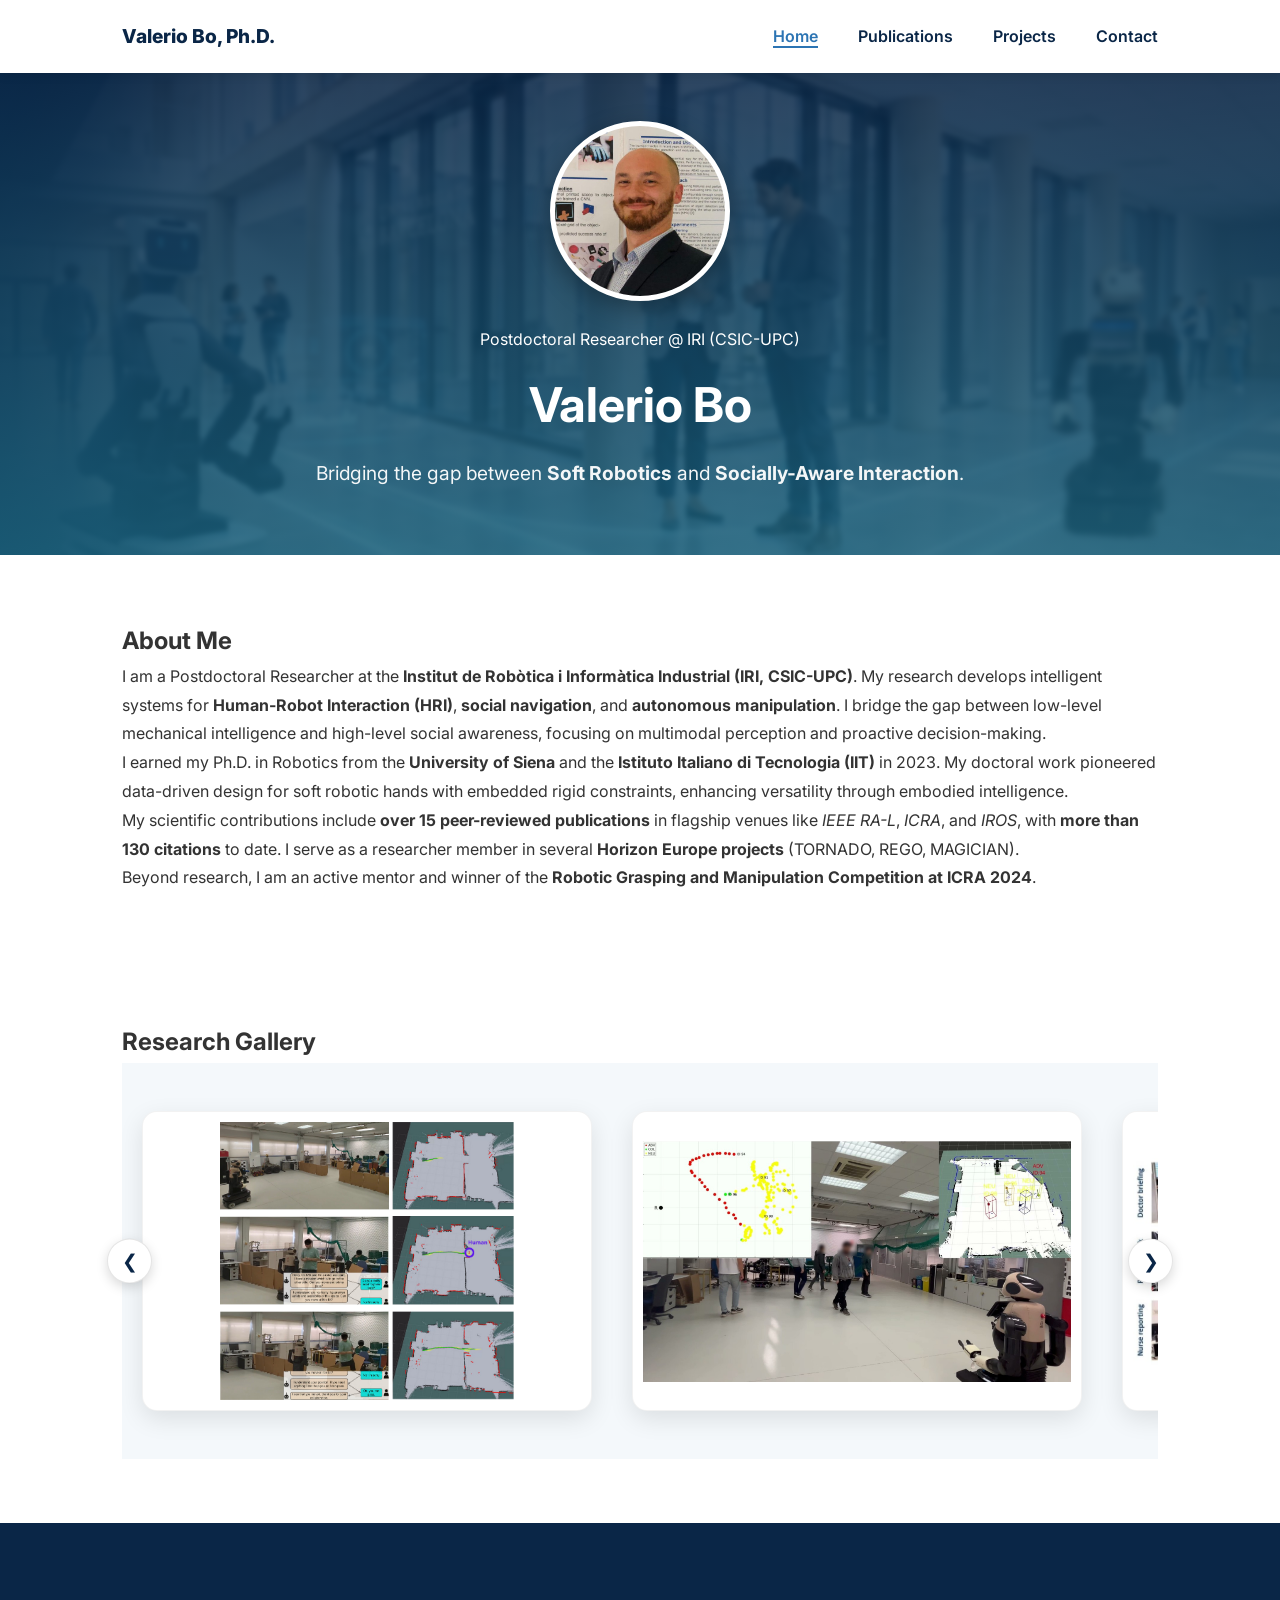
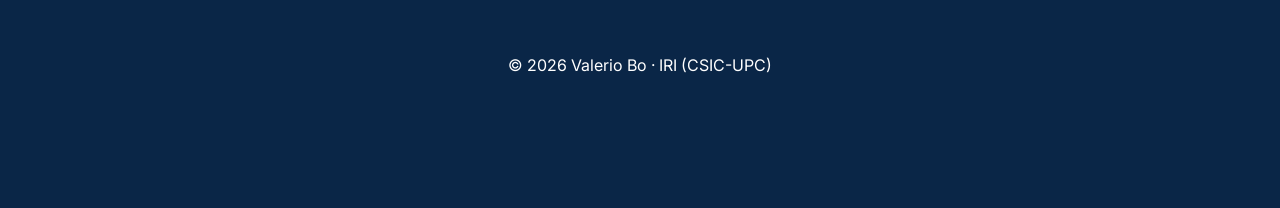
<file: index.html>
<!DOCTYPE html>
<html lang="en">
<head>
  <meta charset="UTF-8" />
  <meta name="viewport" content="width=device-width, initial-scale=1.0" />
  <title>Valerio Bo, Ph.D. | Robotics Researcher</title>
  <link href="https://fonts.googleapis.com/css2?family=Inter:wght@300;400;500;600;700;800&display=swap" rel="stylesheet">
  <link rel="stylesheet" href="style.css">
</head>
<body>

  <nav>
    <div class="nav-inner">
      <div class="logo-wrap"><span class="logo-text">Valerio Bo, Ph.D.</span></div>
      <ul>
        <li><a href="index.html" class="active">Home</a></li>
        <li><a href="publications.html">Publications</a></li>
        <li><a href="projects.html">Projects</a></li>
        <li><a href="contact.html">Contact</a></li>
      </ul>
    </div>
  </nav>

  <header class="hero-header" style="background: linear-gradient(rgba(10, 38, 71, 0.85), rgba(26, 95, 122, 0.85)), url('hero-bg.jpg') no-repeat center center / cover;">
    <div class="hero">
      <div class="profile-placeholder">
        <img src="valerio-bo.jpg" alt="Valerio Bo" class="profile-image">
      </div>
      <span class="hero-badge">Postdoctoral Researcher @ IRI (CSIC-UPC)</span>
      <h1>Valerio Bo</h1>
      <p class="subtitle">
        Bridging the gap between <strong>Soft Robotics</strong> and <strong>Socially-Aware Interaction</strong>.
      </p>
    </div>
  </header>

  <section>
    <div class="container">
      <div class="section-header"><h2>About Me</h2></div>
      <div class="card-panel lead">
        <p>
          I am a Postdoctoral Researcher at the <strong>Institut de Robòtica i Informàtica Industrial (IRI, CSIC-UPC)</strong>. My research develops intelligent systems for <strong>Human-Robot Interaction (HRI)</strong>, <strong>social navigation</strong>, and <strong>autonomous manipulation</strong>. I bridge the gap between low-level mechanical intelligence and high-level social awareness, focusing on multimodal perception and proactive decision-making.
        </p>
        
        <p>
          I earned my Ph.D. in Robotics from the <strong>University of Siena</strong> and the <strong>Istituto Italiano di Tecnologia (IIT)</strong> in 2023. My doctoral work pioneered data-driven design for soft robotic hands with embedded rigid constraints, enhancing versatility through embodied intelligence.
        </p>

        <p>
          My scientific contributions include <strong>over 15 peer-reviewed publications</strong> in flagship venues like <em>IEEE RA-L</em>, <em>ICRA</em>, and <em>IROS</em>, with <strong>more than 130 citations</strong> to date. I serve as a researcher member in several <strong>Horizon Europe projects</strong> (TORNADO, REGO, MAGICIAN).
        </p>

        <p>
          Beyond research, I am an active mentor and winner of the <strong>Robotic Grasping and Manipulation Competition at ICRA 2024</strong>.
        </p>
      </div>
    </div>
  </section>

  <section class="section-light">
    <div class="container">
      <div class="section-header"><h2>Research Gallery</h2></div>
      
      <!-- Wrap the slider and add navigation controls -->
      <div class="slider-wrapper">
        <button class="nav-btn prev-btn" id="prevBtn" aria-label="Previous slide">❮</button>
        
        <div class="slider-container">
          <div class="slider-track">
            <div class="slide"><img src="project3.jpg" alt="Social Navigation"></div>
            <div class="slide"><img src="project4.jpg" alt="Intention Recognition"></div>
            <div class="slide"><img src="project6.jpg" alt="Robot Mediation Task"></div>
            <div class="slide"><img src="project1.jpg" alt="Soft Hand Design"></div>
            <div class="slide"><img src="project2.jpg" alt="Shared-Control Teleoperation"></div>
            <div class="slide"><img src="project5.jpg" alt="Human-Robot Handover"></div>            
          </div>
        </div>
        
        <button class="nav-btn next-btn" id="nextBtn" aria-label="Next slide">❯</button>
      </div>

    </div>
  </section>

  <footer>
    <div class="container"><p>&copy; 2026 Valerio Bo · IRI (CSIC-UPC)</p></div>
  </footer>

  <div id="lightbox" class="lightbox" onclick="closeLightbox(event)">
      <span class="close-lightbox" onclick="document.getElementById('lightbox').style.display='none'">&times;</span>
      <img class="lightbox-content" id="lightbox-img">
      <div id="caption"></div>
  </div>

  <script>
    function closeLightbox(event) {
      if (event.target.id === 'lightbox' || event.target.className === 'close-lightbox') {
        document.getElementById('lightbox').style.display = 'none';
      }
    }

    document.addEventListener("DOMContentLoaded", function() {
      // Lightbox logic
      const images = document.querySelectorAll('.slide img');
      images.forEach(image => {
        image.addEventListener('click', function(e) {
          e.stopPropagation();
          const lightbox = document.getElementById('lightbox');
          const lightboxImg = document.getElementById('lightbox-img');
          const caption = document.getElementById('caption');
          lightbox.style.display = 'flex';
          lightboxImg.src = this.src;
          caption.innerHTML = this.alt;
        });
      });

      // Manual Slider control logic
      const container = document.querySelector('.slider-container');
      const prevBtn = document.getElementById('prevBtn');
      const nextBtn = document.getElementById('nextBtn');

      // 450px slide width + 40px margin (20px left + 20px right) = 490px total step size
      const stepSize = 490; 

      nextBtn.addEventListener('click', function() {
        container.scrollBy({ left: stepSize, behavior: 'smooth' });
      });

      prevBtn.addEventListener('click', function() {
        container.scrollBy({ left: -stepSize, behavior: 'smooth' });
      });
    });
  </script>

</body>
</html>
</file>
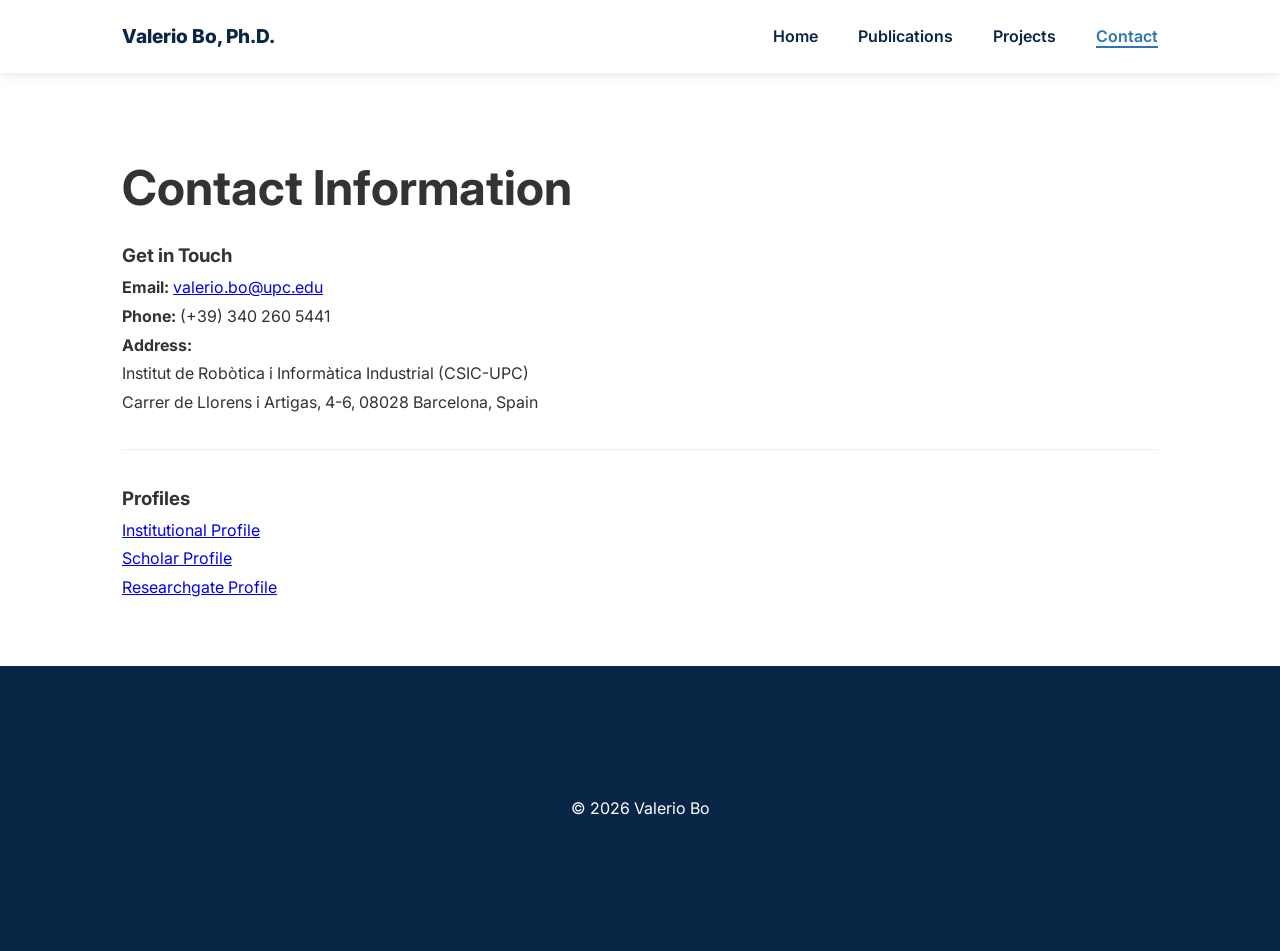
<file: contact.html>
<!DOCTYPE html>
<html lang="en">
<head>
  <meta charset="UTF-8" />
  <meta name="viewport" content="width=device-width, initial-scale=1.0" />
  <title>Contact | Valerio Bo</title>
  <link href="https://fonts.googleapis.com/css2?family=Inter:wght@300;400;500;600;700;800&display=swap" rel="stylesheet">
  <link rel="stylesheet" href="style.css">
</head>
<body>
  <nav>
    <div class="nav-inner">
      <div class="logo-wrap"><span class="logo-text">Valerio Bo, Ph.D.</span></div>
      <ul>
        <li><a href="index.html">Home</a></li>
        <li><a href="publications.html">Publications</a></li>
        <li><a href="projects.html">Projects</a></li>
        <li><a href="contact.html" class="active">Contact</a></li>
      </ul>
    </div>
  </nav>

  <div class="container">
    <h1>Contact Information</h1>
    <div class="card-panel">
      <h3>Get in Touch</h3>
      <p><strong>Email:</strong> <a href="mailto:valerio.bo@upc.edu">valerio.bo@upc.edu</a></p>
      <p><strong>Phone:</strong> (+39) 340 260 5441</p>
      <p><strong>Address:</strong><br>
         Institut de Robòtica i Informàtica Industrial (CSIC-UPC)<br>
         Carrer de Llorens i Artigas, 4-6, 08028 Barcelona, Spain</p>
      <hr style="margin: 2rem 0; border: 0; border-top: 1px solid #eee;">
      <h3>Profiles</h3>
      <p><a href="https://www.iri.upc.edu/staff/vbo" target="_blank">Institutional Profile</a></p>
      <p><a href="https://scholar.google.com/citations?hl=en&user=-ory8JkAAAAJ" target="_blank">Scholar Profile</a></p>
      <p><a href="https://www.researchgate.net/profile/Valerio-Bo-3" target="_blank">Researchgate Profile</a></p>
    </div>
  </div>

  <footer><div class="container"><p>&copy; 2026 Valerio Bo</p></div></footer>
</body>
</html>
</file>
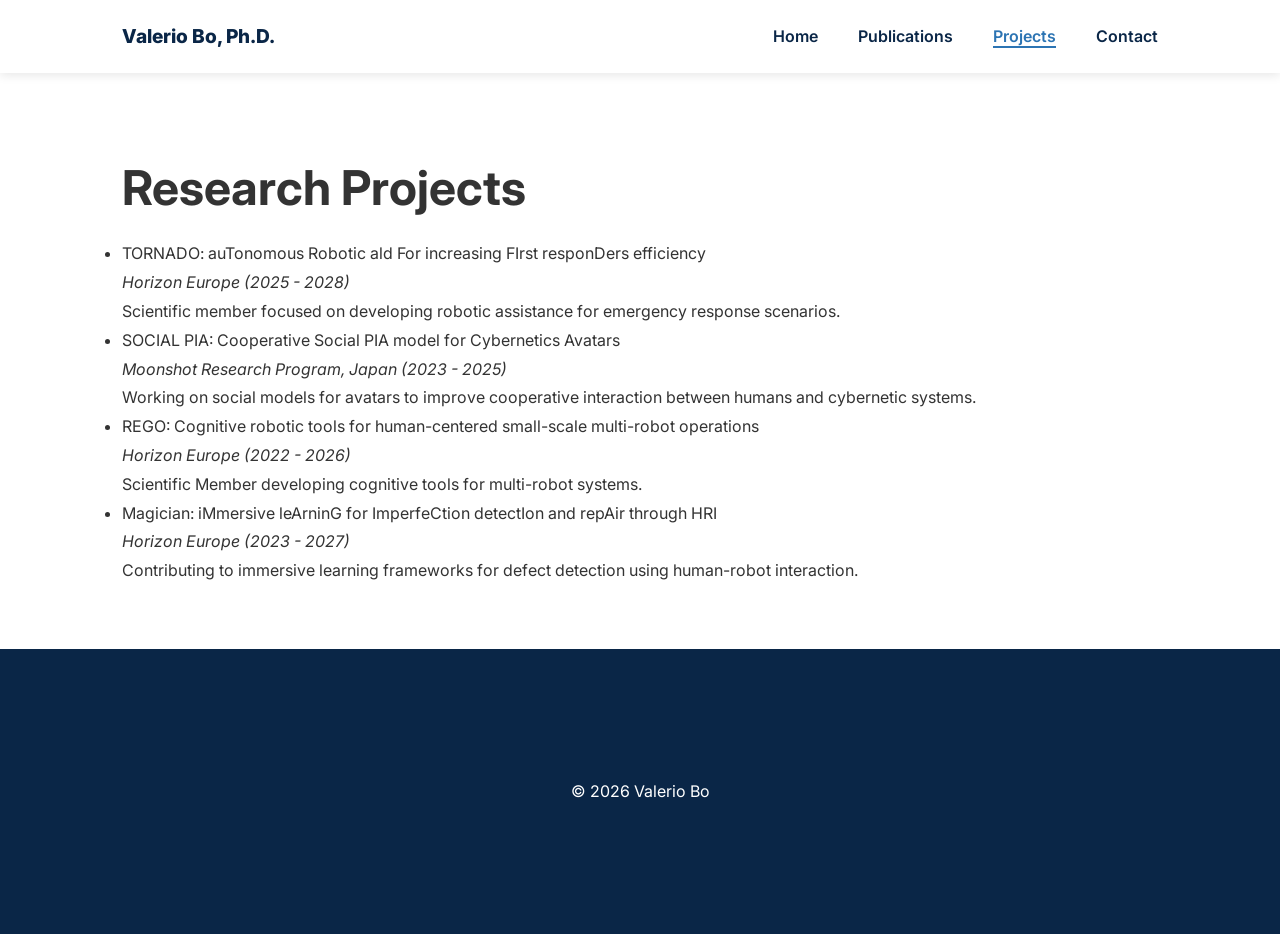
<file: projects.html>
<!DOCTYPE html>
<html lang="en">
<head>
  <meta charset="UTF-8" />
  <meta name="viewport" content="width=device-width, initial-scale=1.0" />
  <title>Projects | Valerio Bo</title>
  <link href="https://fonts.googleapis.com/css2?family=Inter:wght@300;400;500;600;700;800&display=swap" rel="stylesheet">
  <link rel="stylesheet" href="style.css">
</head>
<body>
  <nav>
    <div class="nav-inner">
      <div class="logo-wrap"><span class="logo-text">Valerio Bo, Ph.D.</span></div>
      <ul>
        <li><a href="index.html">Home</a></li>
        <li><a href="publications.html">Publications</a></li>
        <li><a href="projects.html" class="active">Projects</a></li>
        <li><a href="contact.html">Contact</a></li>
      </ul>
    </div>
  </nav>

  <div class="container">
    <h1>Research Projects</h1>
    <ul class="project-list">
      <li>
        <span class="project-title">TORNADO: auTonomous Robotic ald For increasing FIrst responDers efficiency</span>
        <p><em>Horizon Europe (2025 - 2028)</em></p>
        <p>Scientific member focused on developing robotic assistance for emergency response scenarios.</p>
      </li>
      <li>
        <span class="project-title">SOCIAL PIA: Cooperative Social PIA model for Cybernetics Avatars</span>
        <p><em>Moonshot Research Program, Japan (2023 - 2025)</em></p>
        <p>Working on social models for avatars to improve cooperative interaction between humans and cybernetic systems.</p>
      </li>
      <li>
        <span class="project-title">REGO: Cognitive robotic tools for human-centered small-scale multi-robot operations</span>
        <p><em>Horizon Europe (2022 - 2026)</em></p>
        <p>Scientific Member developing cognitive tools for multi-robot systems.</p>
      </li>
      <li>
        <span class="project-title">Magician: iMmersive leArninG for ImperfeCtion detectIon and repAir through HRI</span>
        <p><em>Horizon Europe (2023 - 2027)</em></p>
        <p>Contributing to immersive learning frameworks for defect detection using human-robot interaction.</p>
      </li>
    </ul>
  </div>

  <footer><div class="container"><p>&copy; 2026 Valerio Bo</p></div></footer>
</body>
</html>
</file>
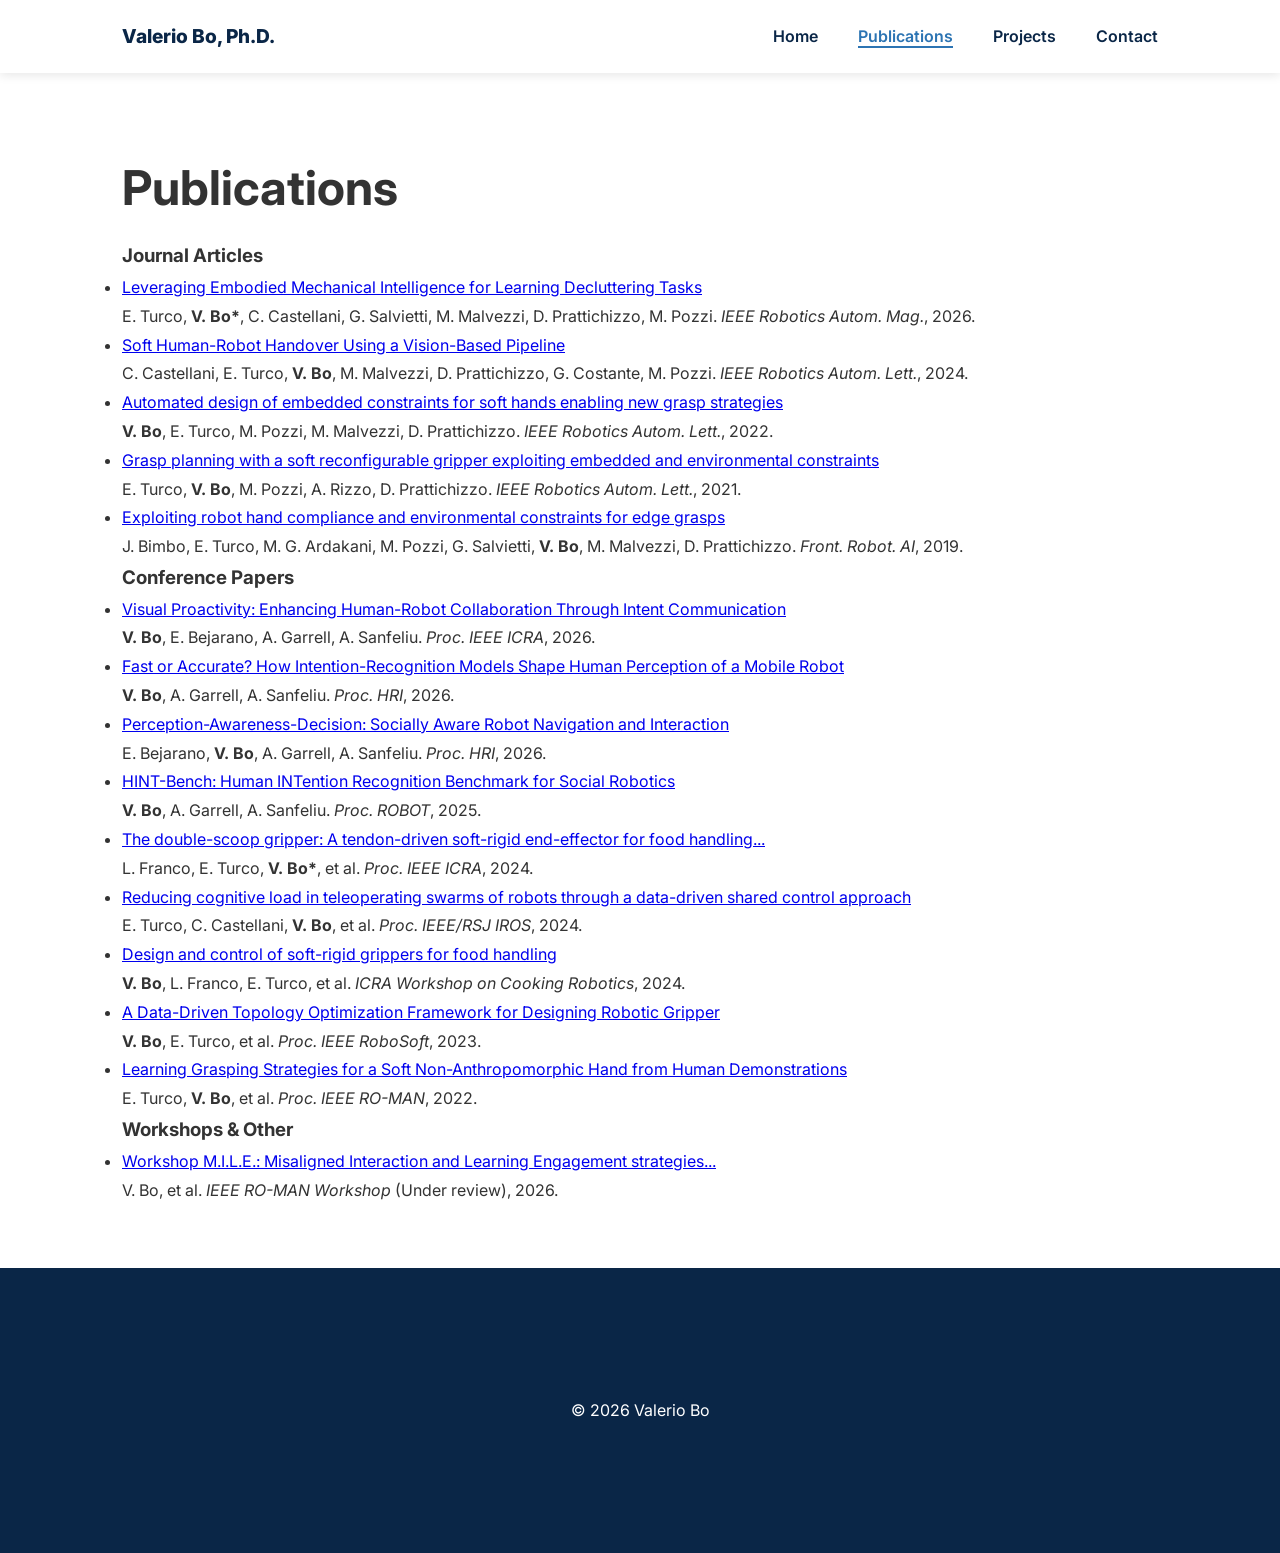
<file: publications.html>
<!DOCTYPE html>
<html lang="en">
<head>
  <meta charset="UTF-8" />
  <meta name="viewport" content="width=device-width, initial-scale=1.0" />
  <title>Publications | Valerio Bo</title>
  <link href="https://fonts.googleapis.com/css2?family=Inter:wght@300;400;500;600;700;800&display=swap" rel="stylesheet">
  <link rel="stylesheet" href="style.css">
</head>
<body>
  <nav>
    <div class="nav-inner">
      <div class="logo-wrap"><span class="logo-text">Valerio Bo, Ph.D.</span></div>
      <ul>
        <li><a href="index.html">Home</a></li>
        <li><a href="publications.html" class="active">Publications</a></li>
        <li><a href="projects.html">Projects</a></li>
        <li><a href="contact.html">Contact</a></li>
      </ul>
    </div>
  </nav>

  <div class="container">
    <h1>Publications</h1>

    <div class="pub-category">
      <h3>Journal Articles</h3>
      <ul class="pub-list">
        <li>
            <a href="https://ieeexplore.ieee.org/abstract/document/11339194/" class="pub-link">Leveraging Embodied Mechanical Intelligence for Learning Decluttering Tasks</a>
            <p>E. Turco, <strong>V. Bo*</strong>, C. Castellani, G. Salvietti, M. Malvezzi, D. Prattichizzo, M. Pozzi. <em>IEEE Robotics Autom. Mag.</em>, 2026.</p>
        </li>
        <li>
            <a href="https://ieeexplore.ieee.org/abstract/document/10777566/" class="pub-link">Soft Human-Robot Handover Using a Vision-Based Pipeline</a>
            <p>C. Castellani, E. Turco, <strong>V. Bo</strong>, M. Malvezzi, D. Prattichizzo, G. Costante, M. Pozzi. <em>IEEE Robotics Autom. Lett.</em>, 2024.</p>
        </li>
        <li>
            <a href="https://ieeexplore.ieee.org/abstract/document/9857591/" class="pub-link">Automated design of embedded constraints for soft hands enabling new grasp strategies</a>
            <p><strong>V. Bo</strong>, E. Turco, M. Pozzi, M. Malvezzi, D. Prattichizzo. <em>IEEE Robotics Autom. Lett.</em>, 2022.</p>
        </li>
        <li>
            <a href="https://ieeexplore.ieee.org/abstract/document/9403880" class="pub-link">Grasp planning with a soft reconfigurable gripper exploiting embedded and environmental constraints</a>
            <p>E. Turco, <strong>V. Bo</strong>, M. Pozzi, A. Rizzo, D. Prattichizzo. <em>IEEE Robotics Autom. Lett.</em>, 2021.</p>
        </li>
        <li>
            <a href="https://www.frontiersin.org/journals/robotics-and-ai/articles/10.3389/frobt.2019.00135/full" class="pub-link">Exploiting robot hand compliance and environmental constraints for edge grasps</a>
            <p>J. Bimbo, E. Turco, M. G. Ardakani, M. Pozzi, G. Salvietti, <strong>V. Bo</strong>, M. Malvezzi, D. Prattichizzo. <em>Front. Robot. AI</em>, 2019.</p>
        </li>
      </ul>
    </div>

    <div class="pub-category">
      <h3>Conference Papers</h3>
      <ul class="pub-list">
        <li>
            <a href="papers/ivo_anticipation.pdf" class="pub-link" target="_blank">Visual Proactivity: Enhancing Human-Robot Collaboration Through Intent Communication</a>
            <p><strong>V. Bo</strong>, E. Bejarano, A. Garrell, A. Sanfeliu. <em>Proc. IEEE ICRA</em>, 2026.</p>
        </li>
        <li>
            <a href="https://dl.acm.org/doi/abs/10.1145/3776734.3794445" class="pub-link">Fast or Accurate? How Intention-Recognition Models Shape Human Perception of a Mobile Robot</a>
            <p><strong>V. Bo</strong>, A. Garrell, A. Sanfeliu. <em>Proc. HRI</em>, 2026.</p>
        </li>
        <li>
            <a href="https://dl.acm.org/doi/abs/10.1145/3776734.3794394" class="pub-link">Perception-Awareness-Decision: Socially Aware Robot Navigation and Interaction</a>
            <p>E. Bejarano, <strong>V. Bo</strong>, A. Garrell, A. Sanfeliu. <em>Proc. HRI</em>, 2026.</p>
        </li>
        <li>
            <a href="papers/benchmark_springer.pdf" class="pub-link" target="_blank">HINT-Bench: Human INTention Recognition Benchmark for Social Robotics</a>
            <p><strong>V. Bo</strong>, A. Garrell, A. Sanfeliu. <em>Proc. ROBOT</em>, 2025.</p>
        </li>
        <li>
            <a href="https://ieeexplore.ieee.org/abstract/document/10611693/" class="pub-link">The double-scoop gripper: A tendon-driven soft-rigid end-effector for food handling...</a>
            <p>L. Franco, E. Turco, <strong>V. Bo*</strong>, et al. <em>Proc. IEEE ICRA</em>, 2024.</p>
        </li>
        <li>
            <a href="https://ieeexplore.ieee.org/abstract/document/10802645/" class="pub-link">Reducing cognitive load in teleoperating swarms of robots through a data-driven shared control approach</a>
            <p>E. Turco, C. Castellani, <strong>V. Bo</strong>, et al. <em>Proc. IEEE/RSJ IROS</em>, 2024.</p>
        </li>
        <li>
            <a href="https://openreview.net/forum?noteId=s504EHeawo" class="pub-link">Design and control of soft-rigid grippers for food handling</a>
            <p><strong>V. Bo</strong>, L. Franco, E. Turco, et al. <em>ICRA Workshop on Cooking Robotics</em>, 2024.</p>
        </li>
        <li>
            <a href="https://ieeexplore.ieee.org/abstract/document/10122000/" class="pub-link">A Data-Driven Topology Optimization Framework for Designing Robotic Gripper</a>
            <p><strong>V. Bo</strong>, E. Turco, et al. <em>Proc. IEEE RoboSoft</em>, 2023.</p>
        </li>
        <li>
            <a href="https://ieeexplore.ieee.org/abstract/document/9900669/" class="pub-link">Learning Grasping Strategies for a Soft Non-Anthropomorphic Hand from Human Demonstrations</a>
            <p>E. Turco, <strong>V. Bo</strong>, et al. <em>Proc. IEEE RO-MAN</em>, 2022.</p>
        </li>
      </ul>
    </div>

    <div class="pub-category">
      <h3>Workshops & Other</h3>
      <ul class="pub-list">
        <li>
            <a href="https://www.iri.upc.edu/workshops/mile2026" class="pub-link">Workshop M.I.L.E.: Misaligned Interaction and Learning Engagement strategies...</a>
            <p>V. Bo, et al. <em>IEEE RO-MAN Workshop</em> (Under review), 2026.</p>
        </li>
      </ul>
    </div>
  </div>

  <footer><div class="container"><p>&copy; 2026 Valerio Bo</p></div></footer>
</body>
</html>
</file>
<file: style.css>
:root {
  --primary-blue: #1a5f7a;
  --secondary-blue: #c7ddec;
  --dark-blue: #0a2647;
  --accent-blue: #2c74b3;
  --text-gray: #333;
  --light-bg: #f4f8fb;
}

* { box-sizing: border-box; margin: 0; padding: 0; }

body {
  font-family: 'Inter', sans-serif;
  line-height: 1.8;
  color: var(--text-gray);
  scroll-behavior: smooth;
  background-color: white;
}

.container { max-width: 1100px; margin: 0 auto; padding: 4rem 2rem; }

/* --- Navigation --- */
nav {
  background: white;
  padding: 1.2rem 0;
  position: sticky;
  top: 0;
  box-shadow: 0 2px 10px rgba(0,0,0,0.1);
  z-index: 1000;
}

.nav-inner {
  max-width: 1100px;
  margin: 0 auto;
  display: flex;
  justify-content: space-between;
  align-items: center;
  padding: 0 2rem;
}

.logo-text { font-weight: 800; color: var(--dark-blue); font-size: 1.2rem; }

nav ul { display: flex; list-style: none; gap: 2.5rem; }

nav a { text-decoration: none; color: var(--dark-blue); font-weight: 600; }

nav a.active { color: var(--accent-blue); border-bottom: 2px solid var(--accent-blue); }

/* --- Compact Hero & Profile --- */
.hero-header {
  min-height: 45vh; 
  display: flex;
  align-items: center;
  justify-content: center;
  background: linear-gradient(rgba(10, 38, 71, 0.85), rgba(26, 95, 122, 0.85)), url('hero-bg.jpg');
  background-size: cover;
  background-position: center;
  color: white;
  text-align: center;
  padding: 3rem 2rem; 
}

.profile-placeholder {
    width: 180px;
    height: 180px;
    background-color: #fff;
    border: 5px solid white;
    border-radius: 50%;
    margin: 0 auto 1.5rem;
    display: flex;
    align-items: center;
    justify-content: center;
    overflow: hidden;
    box-shadow: 0 8px 25px rgba(0,0,0,0.3);
}

.profile-image {
    width: 100%;
    height: 100%;
    object-fit: cover;
}

h1 { 
    font-size: 3rem; 
    margin: 0.5rem 0; 
}

.subtitle { 
    font-size: 1.2rem; 
    max-width: 700px; 
    margin: 0 auto 1rem; 
    opacity: 0.95; 
}

/* --- Slider --- */
.slider-wrapper {
    position: relative;
    width: 100%;
    display: flex;
    align-items: center;
}

.slider-container { 
    width: 100%; 
    overflow-x: auto; 
    padding: 3rem 0; 
    background: var(--light-bg); 
    scroll-behavior: smooth; 
    -webkit-overflow-scrolling: touch; 
}

/* Hide scrollbar for a cleaner look */
.slider-container::-webkit-scrollbar {
    display: none;
}

.slider-track { 
    display: flex; 
    width: max-content; 
    align-items: center; 
}

.slide {
    width: 450px;
    height: 300px;
    margin: 0 20px;
    flex-shrink: 0;
    background: white;
    border-radius: 15px;
    overflow: hidden;
    box-shadow: 0 8px 25px rgba(0,0,0,0.1);
    display: flex;
    justify-content: center;
    align-items: center;
    border: 1px solid rgba(0,0,0,0.05);
    scroll-snap-align: center; 
}

.slide img { 
    max-width: 100%; 
    max-height: 100%; 
    object-fit: contain; 
    cursor: zoom-in; 
    padding: 10px; 
}

/* Slider Controls */
.nav-btn {
    position: absolute;
    top: 50%;
    transform: translateY(-50%);
    background: white;
    border: 1px solid rgba(0, 0, 0, 0.1);
    color: var(--dark-blue);
    width: 45px;
    height: 45px;
    border-radius: 50%;
    font-size: 1.2rem;
    cursor: pointer;
    display: flex;
    align-items: center;
    justify-content: center;
    z-index: 10;
    box-shadow: 0 4px 12px rgba(0, 0, 0, 0.15);
    transition: all 0.2s ease;
}

.nav-btn:hover {
    background: var(--primary-blue);
    color: white;
}

.prev-btn {
    left: -15px;
}

.next-btn {
    right: -15px;
}

/* Hide visual navigation buttons on smaller displays where swiping is native and expected */
@media (max-width: 768px) {
    .nav-btn {
        display: none;
    }
}

/* --- Lightbox --- */
.lightbox {
    display: none;
    position: fixed;
    z-index: 9999;
    left: 0; top: 0;
    width: 100%; height: 100%;
    background-color: rgba(10, 38, 71, 0.95);
    justify-content: center; align-items: center;
    flex-direction: column;
}

.lightbox-content {
    max-width: 90%; max-height: 85%;
    object-fit: contain;
    border: 5px solid white;
    background: white;
    animation: zoom 0.3s ease;
}

@keyframes zoom { from {transform: scale(0.7);} to {transform: scale(1);} }

.close-lightbox { position: absolute; top: 30px; right: 50px; color: white; font-size: 50px; cursor: pointer; }

#caption { color: white; margin-top: 20px; font-size: 1.2rem; }

footer { background: var(--dark-blue); color: white; padding: 4rem 0; text-align: center; }
</file>
